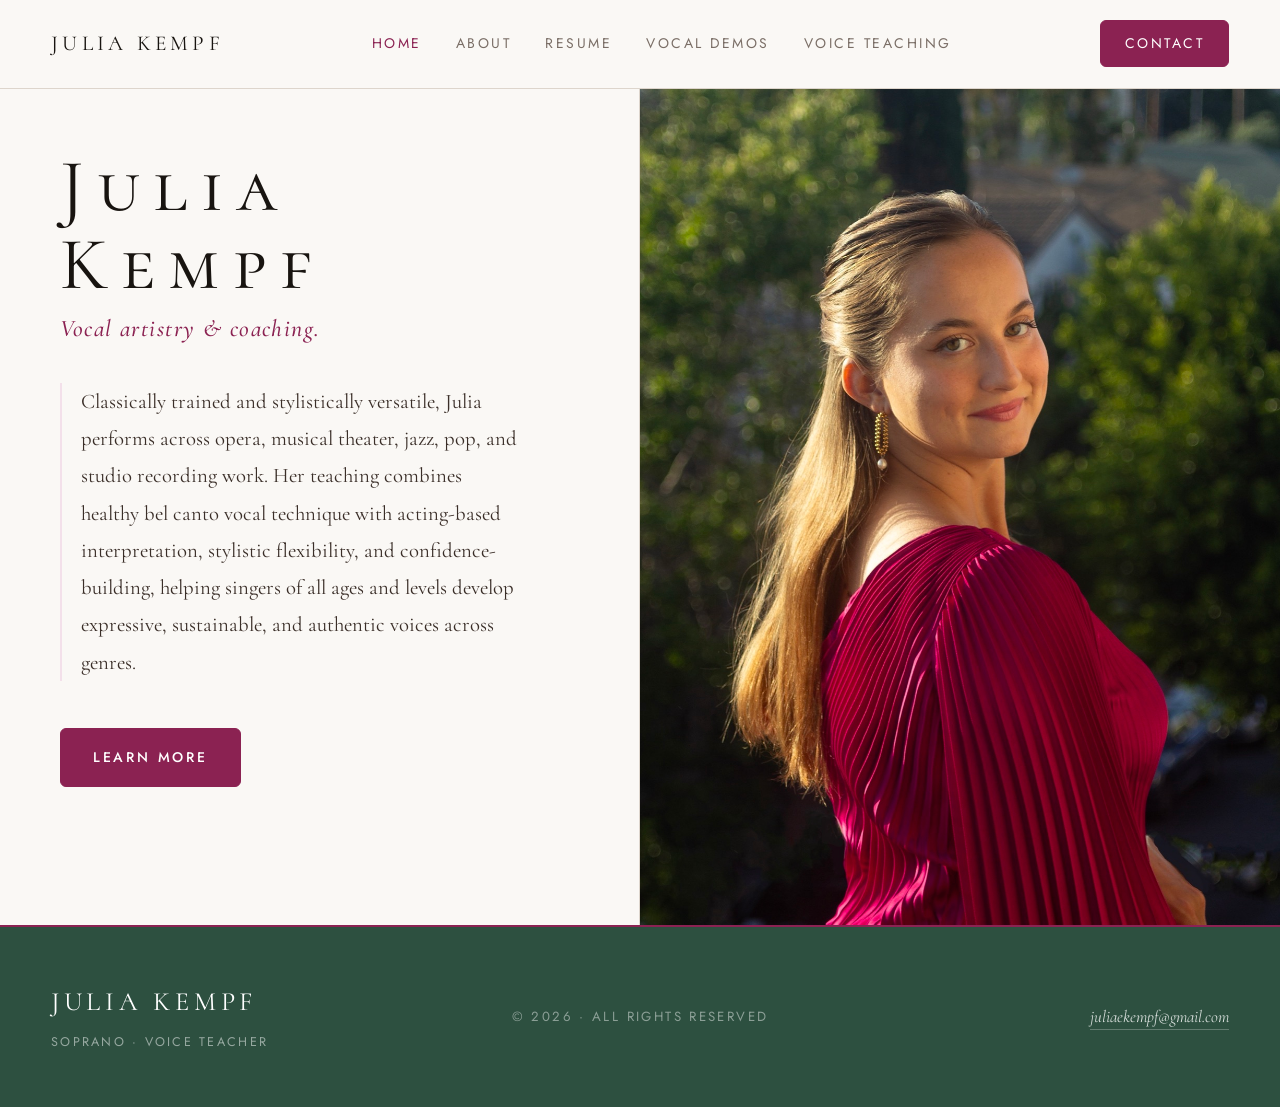
<file: index.html>
<!doctype html>
<html lang="en">
<head>
<meta charset="utf-8" />
<meta name="viewport" content="width=device-width,initial-scale=1" />
<title>Julia Kempf — Soprano &amp; Voice Teacher</title>
<link rel="preconnect" href="https://fonts.googleapis.com">
<link rel="preconnect" href="https://fonts.gstatic.com" crossorigin>
<link href="https://fonts.googleapis.com/css2?family=Cormorant+Garamond:ital,wght@0,300;0,400;0,500;1,300;1,400;1,500&family=Cormorant+SC:wght@300;400;500&family=Jost:wght@200;300;400&display=swap" rel="stylesheet">
<link rel="stylesheet" href="styles.css">
</head>
<body>

<nav class="top">
  <a class="mark" href="index.html">Julia Kempf</a>
  <input type="checkbox" id="nav-toggle" class="nav-toggle" aria-hidden="true">
  <label for="nav-toggle" class="nav-hamburger" aria-label="Toggle menu">
    <span></span><span></span><span></span>
  </label>
  <ul>
    <li><a href="index.html" class="active">Home</a></li>
    <li><a href="about.html">About</a></li>
    <li><a href="resume.html">Resume</a></li>
    <li><a href="demos.html">Vocal Demos</a></li>
    <li><a href="teaching.html">Voice Teaching</a></li>
    <li class="mobile-only"><a href="contact.html">Contact</a></li>
  </ul>
  <a class="cta" href="contact.html">Contact</a>
</nav>

<section class="hero" style="padding:0">
  <div class="words">
    <h1>Julia Kempf</h1>
    <div class="subrole">Vocal artistry &amp; coaching.</div>
    <p class="lede">Classically trained and stylistically versatile, Julia performs across opera, musical theater, jazz, pop, and studio recording work. Her teaching combines healthy bel canto vocal technique with acting-based interpretation, stylistic flexibility, and confidence-building, helping singers of all ages and levels develop expressive, sustainable, and authentic voices across genres.</p>
    <div class="hero-ctas">
      <a href="about.html" class="btn solid">Learn more</a>
    </div>
  </div>
  <div class="photo"><img src="img/julia-headshot.jpg" alt="Julia Kempf"></div>
</section>

<footer class="site">
  <div>
    <div class="f-logo">Julia Kempf</div>
    <div class="f-tag">Soprano · Voice Teacher</div>
  </div>
  <div class="f-center">© 2026 · All Rights Reserved</div>
  <div class="f-right">
    <a href="mailto:juliaekempf@gmail.com">juliaekempf@gmail.com</a>
  </div>
</footer>

</body>
</html>
</file>
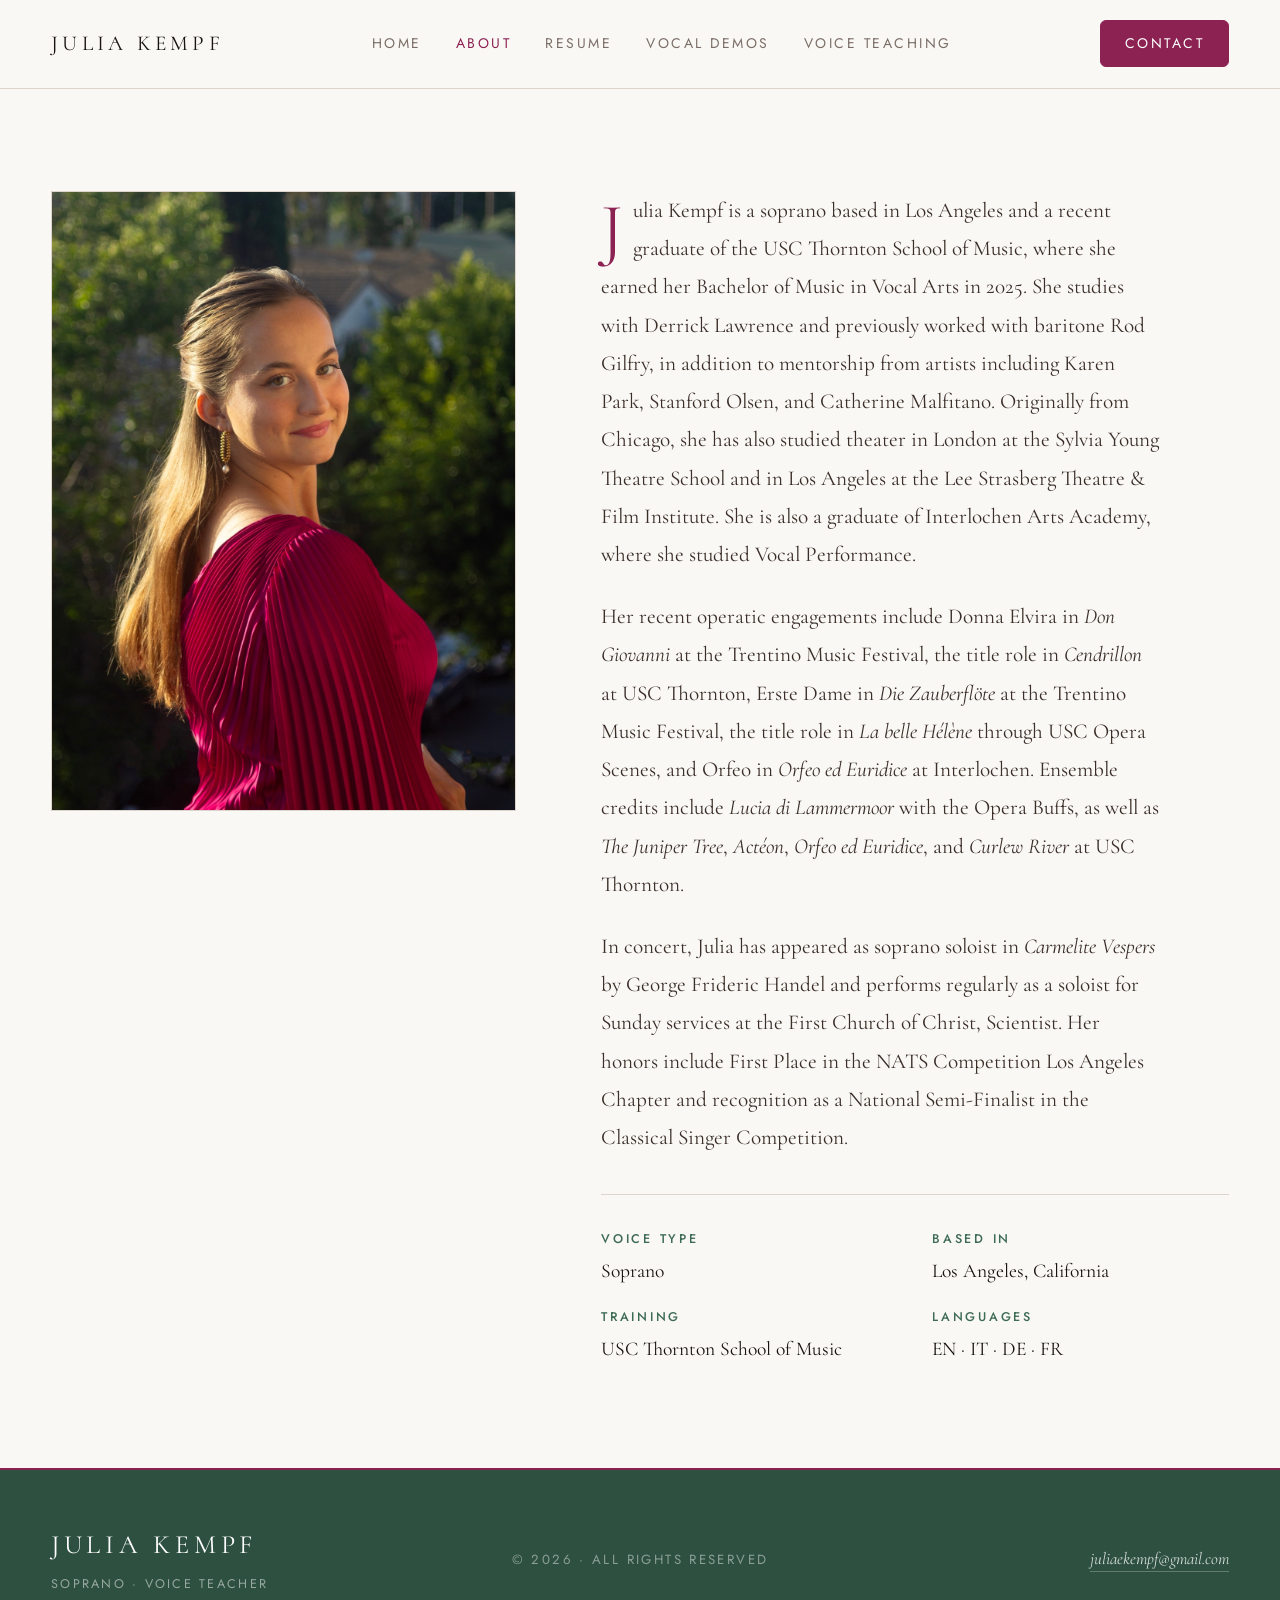
<file: about.html>
<!doctype html>
<html lang="en">
<head>
<meta charset="utf-8" />
<meta name="viewport" content="width=device-width,initial-scale=1" />
<title>About — Julia Kempf</title>
<link rel="preconnect" href="https://fonts.googleapis.com">
<link rel="preconnect" href="https://fonts.gstatic.com" crossorigin>
<link href="https://fonts.googleapis.com/css2?family=Cormorant+Garamond:ital,wght@0,300;0,400;0,500;1,300;1,400;1,500&family=Cormorant+SC:wght@300;400;500&family=Jost:wght@200;300;400&display=swap" rel="stylesheet">
<link rel="stylesheet" href="styles.css">
</head>
<body>

<nav class="top">
  <a class="mark" href="index.html">Julia Kempf</a>
  <input type="checkbox" id="nav-toggle" class="nav-toggle" aria-hidden="true">
  <label for="nav-toggle" class="nav-hamburger" aria-label="Toggle menu">
    <span></span><span></span><span></span>
  </label>
  <ul>
    <li><a href="index.html">Home</a></li>
    <li><a href="about.html" class="active">About</a></li>
    <li><a href="resume.html">Resume</a></li>
    <li><a href="demos.html">Vocal Demos</a></li>
    <li><a href="teaching.html">Voice Teaching</a></li>
    <li class="mobile-only"><a href="contact.html">Contact</a></li>
  </ul>
  <a class="cta" href="contact.html">Contact</a>
</nav>

<section class="about">
  <div class="grid">
    <div class="portrait"><img src="img/julia-headshot.jpg" alt="Julia Kempf"></div>
    <div class="bio">
      <p>Julia Kempf is a soprano based in Los Angeles and a recent graduate of the USC Thornton School of Music, where she earned her Bachelor of Music in Vocal Arts in 2025. She studies with Derrick Lawrence and previously worked with baritone Rod Gilfry, in addition to mentorship from artists including Karen Park, Stanford Olsen, and Catherine Malfitano. Originally from Chicago, she has also studied theater in London at the Sylvia Young Theatre School and in Los Angeles at the Lee Strasberg Theatre &amp; Film Institute. She is also a graduate of Interlochen Arts Academy, where she studied Vocal Performance.</p>
      <p>Her recent operatic engagements include Donna Elvira in <em>Don Giovanni</em> at the Trentino Music Festival, the title role in <em>Cendrillon</em> at USC Thornton, Erste Dame in <em>Die Zauberflöte</em> at the Trentino Music Festival, the title role in <em>La belle Hélène</em> through USC Opera Scenes, and Orfeo in <em>Orfeo ed Euridice</em> at Interlochen. Ensemble credits include <em>Lucia di Lammermoor</em> with the Opera Buffs, as well as <em>The Juniper Tree</em>, <em>Actéon</em>, <em>Orfeo ed Euridice</em>, and <em>Curlew River</em> at USC Thornton.</p>
      <p>In concert, Julia has appeared as soprano soloist in <em>Carmelite Vespers</em> by George Frideric Handel and performs regularly as a soloist for Sunday services at the First Church of Christ, Scientist. Her honors include First Place in the NATS Competition Los Angeles Chapter and recognition as a National Semi-Finalist in the Classical Singer Competition.</p>

      <div class="credits">
        <div><strong>Voice Type</strong>Soprano</div>
        <div><strong>Based In</strong>Los Angeles, California</div>
        <div><strong>Training</strong>USC Thornton School of Music</div>
        <div><strong>Languages</strong>EN · IT · DE · FR</div>
      </div>
    </div>
  </div>
</section>

<footer class="site">
  <div>
    <div class="f-logo">Julia Kempf</div>
    <div class="f-tag">Soprano · Voice Teacher</div>
  </div>
  <div class="f-center">© 2026 · All Rights Reserved</div>
  <div class="f-right">
    <a href="mailto:juliaekempf@gmail.com">juliaekempf@gmail.com</a>
  </div>
</footer>

</body>
</html>
</file>
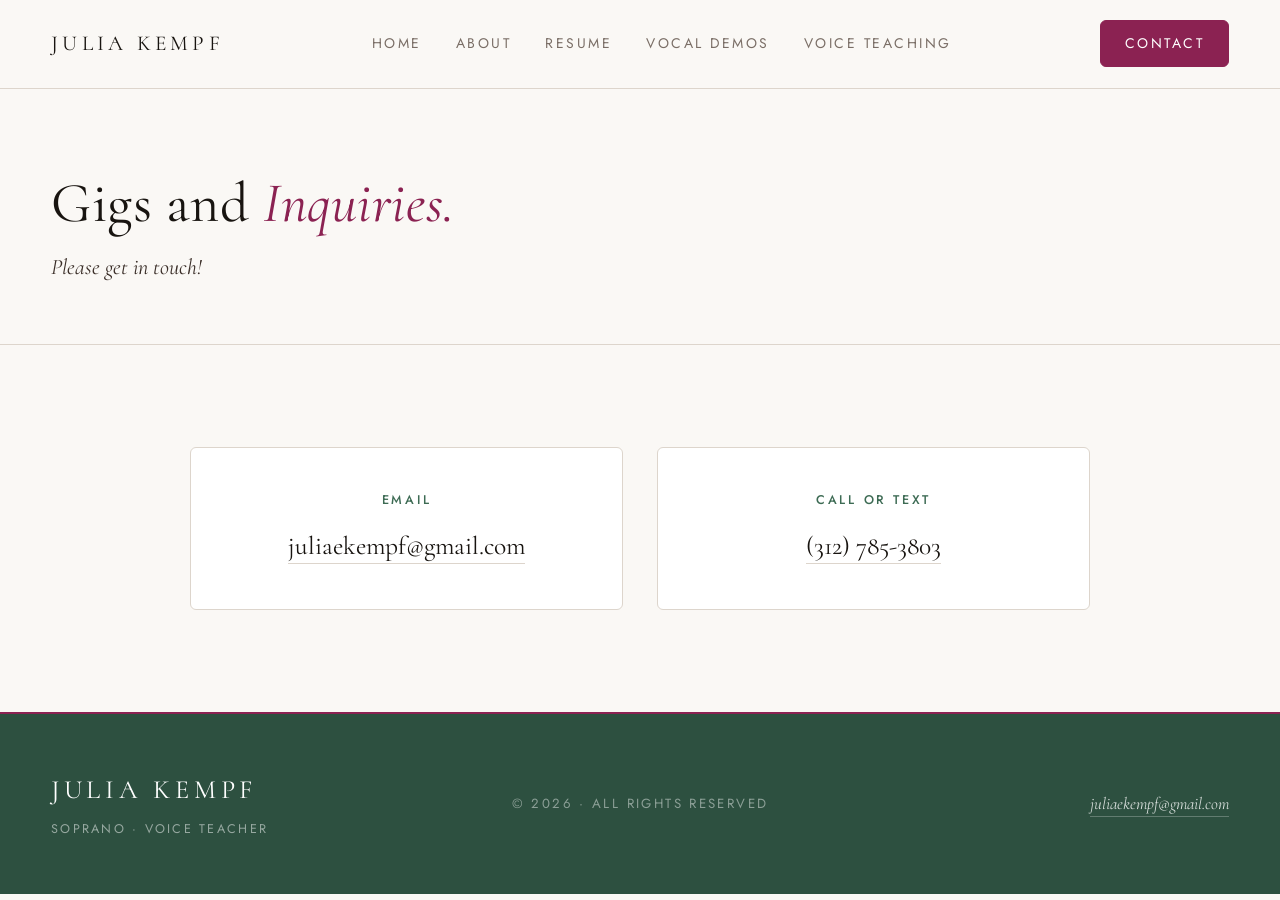
<file: contact.html>
<!doctype html>
<html lang="en">
<head>
<meta charset="utf-8" />
<meta name="viewport" content="width=device-width,initial-scale=1" />
<title>Contact — Julia Kempf</title>
<link rel="preconnect" href="https://fonts.googleapis.com">
<link rel="preconnect" href="https://fonts.gstatic.com" crossorigin>
<link href="https://fonts.googleapis.com/css2?family=Cormorant+Garamond:ital,wght@0,300;0,400;0,500;1,300;1,400;1,500&family=Cormorant+SC:wght@300;400;500&family=Jost:wght@200;300;400&display=swap" rel="stylesheet">
<link rel="stylesheet" href="styles.css">
</head>
<body>

<nav class="top">
  <a class="mark" href="index.html">Julia Kempf</a>
  <input type="checkbox" id="nav-toggle" class="nav-toggle" aria-hidden="true">
  <label for="nav-toggle" class="nav-hamburger" aria-label="Toggle menu">
    <span></span><span></span><span></span>
  </label>
  <ul>
    <li><a href="index.html">Home</a></li>
    <li><a href="about.html">About</a></li>
    <li><a href="resume.html">Resume</a></li>
    <li><a href="demos.html">Vocal Demos</a></li>
    <li><a href="teaching.html">Voice Teaching</a></li>
    <li class="mobile-only"><a href="contact.html">Contact</a></li>
  </ul>
  <a class="cta" href="contact.html">Contact</a>
</nav>

<header class="page-header">
  <div class="inner">
    <h2>Gigs and <em>Inquiries.</em></h2>
    <p class="section-sub">Please get in touch!</p>
  </div>
</header>

<section class="contact">
  <div class="contact-simple">
    <div class="item">
      <strong>Email</strong>
      <a href="mailto:juliaekempf@gmail.com">juliaekempf@gmail.com</a>
    </div>
    <div class="item">
      <strong>Call or Text</strong>
      <a href="tel:+13127853803">(312) 785-3803</a>
    </div>
  </div>
</section>

<footer class="site">
  <div>
    <div class="f-logo">Julia Kempf</div>
    <div class="f-tag">Soprano · Voice Teacher</div>
  </div>
  <div class="f-center">© 2026 · All Rights Reserved</div>
  <div class="f-right">
    <a href="mailto:juliaekempf@gmail.com">juliaekempf@gmail.com</a>
  </div>
</footer>

</body>
</html>
</file>
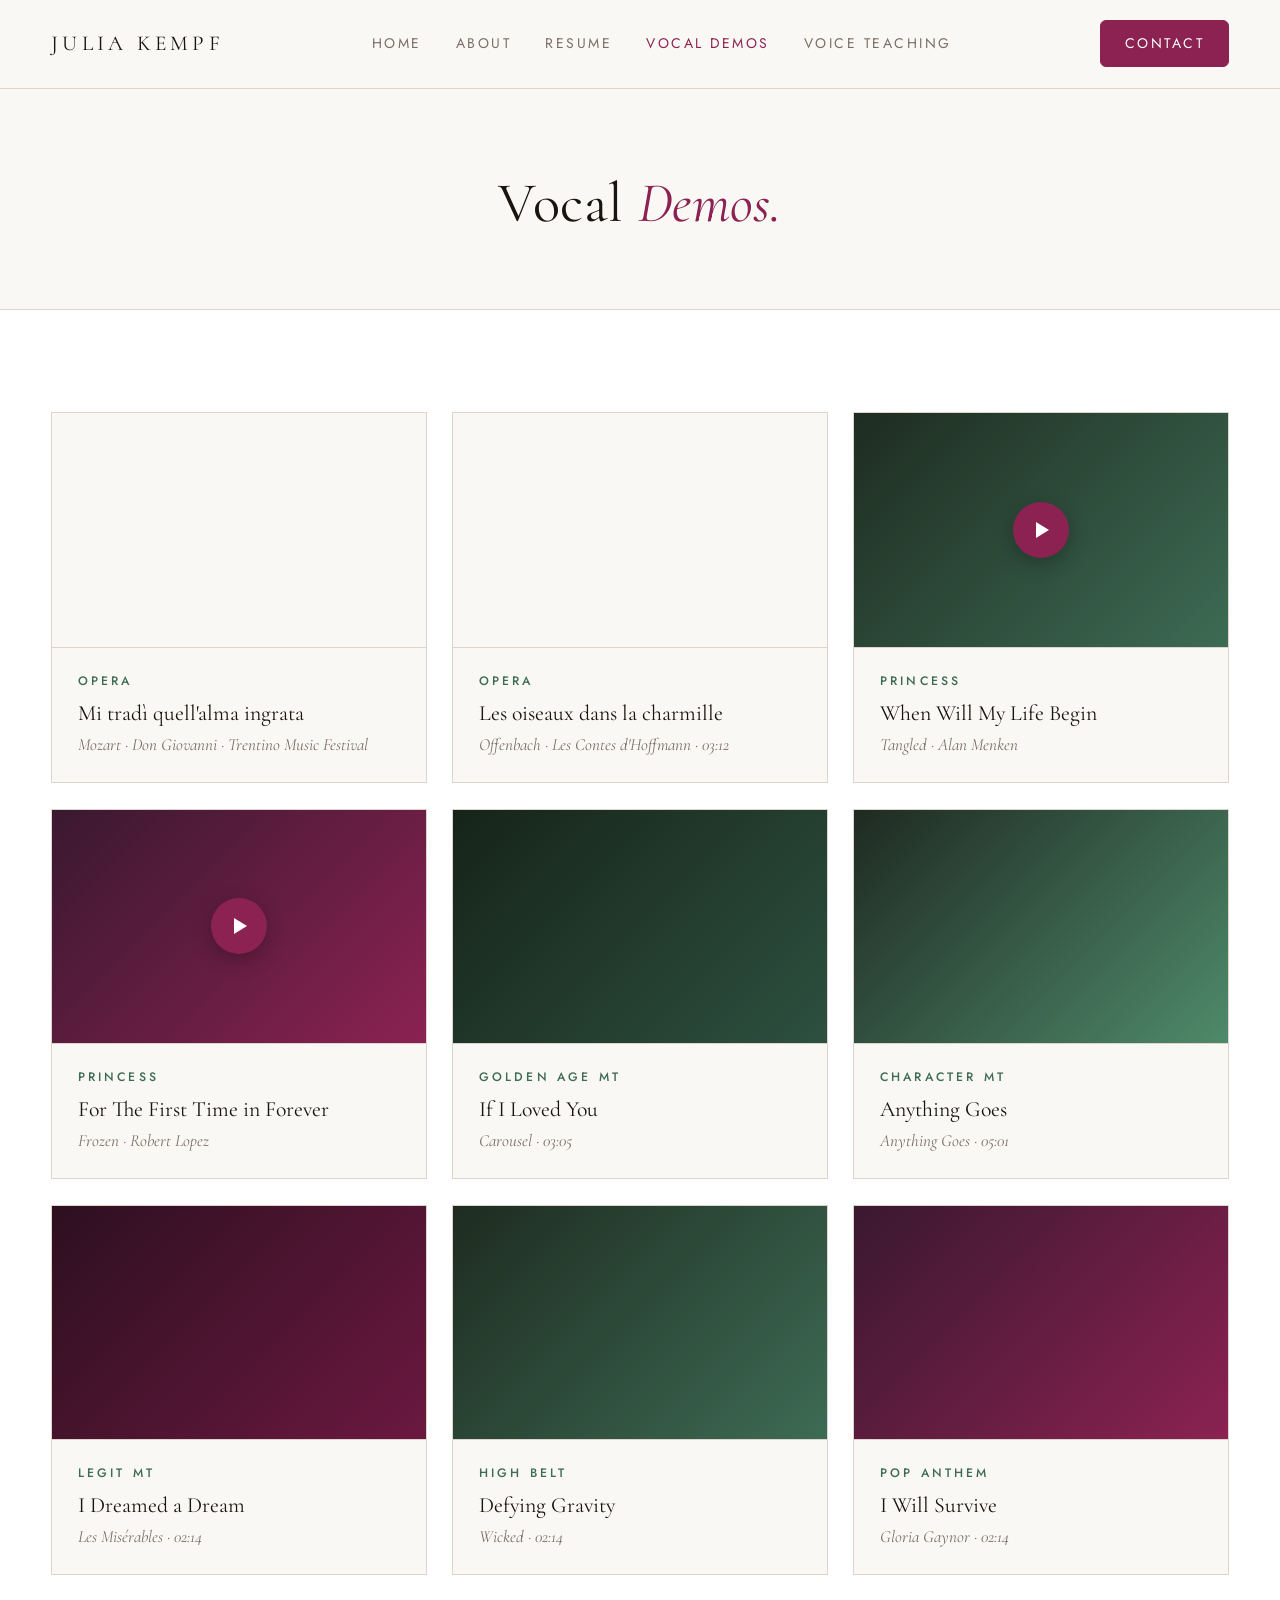
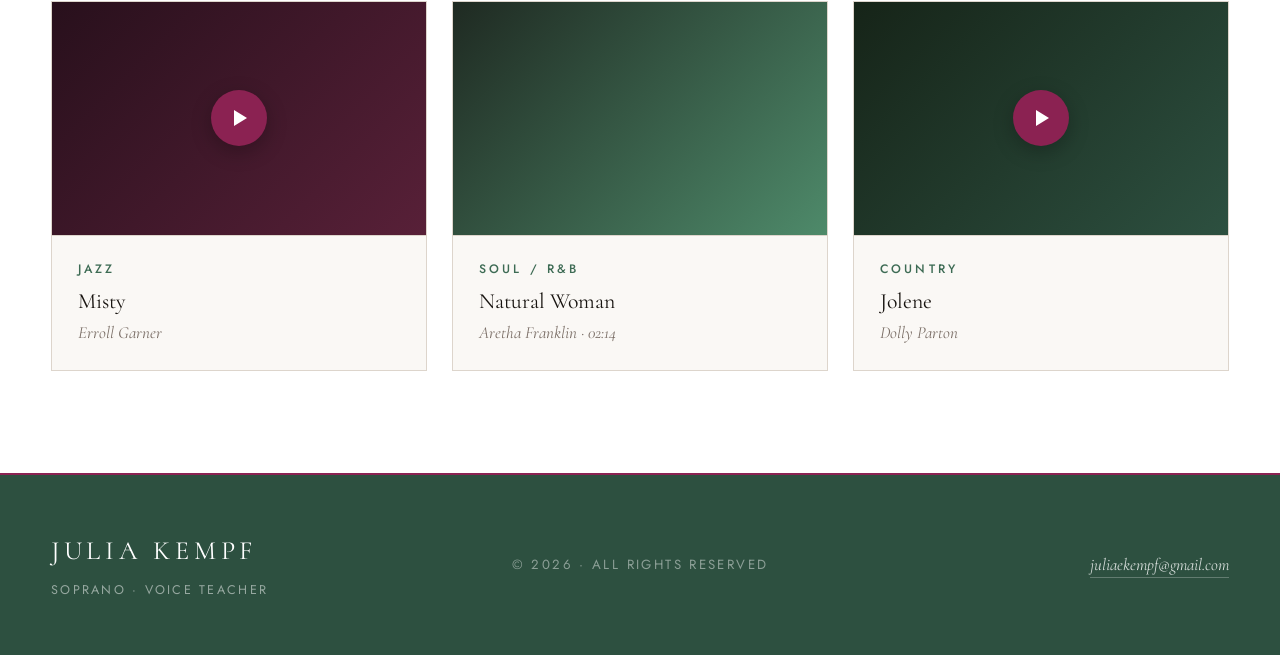
<file: demos.html>
<!doctype html>
<html lang="en">
<head>
<meta charset="utf-8" />
<meta name="viewport" content="width=device-width,initial-scale=1" />
<title>Vocal Demos — Julia Kempf</title>
<link rel="preconnect" href="https://fonts.googleapis.com">
<link rel="preconnect" href="https://fonts.gstatic.com" crossorigin>
<link href="https://fonts.googleapis.com/css2?family=Cormorant+Garamond:ital,wght@0,300;0,400;0,500;1,300;1,400;1,500&family=Cormorant+SC:wght@300;400;500&family=Jost:wght@200;300;400&display=swap" rel="stylesheet">
<link rel="stylesheet" href="styles.css">
</head>
<body>

<nav class="top">
  <a class="mark" href="index.html">Julia Kempf</a>
  <input type="checkbox" id="nav-toggle" class="nav-toggle" aria-hidden="true">
  <label for="nav-toggle" class="nav-hamburger" aria-label="Toggle menu">
    <span></span><span></span><span></span>
  </label>
  <ul>
    <li><a href="index.html">Home</a></li>
    <li><a href="about.html">About</a></li>
    <li><a href="resume.html">Resume</a></li>
    <li><a href="demos.html" class="active">Vocal Demos</a></li>
    <li><a href="teaching.html">Voice Teaching</a></li>
    <li class="mobile-only"><a href="contact.html">Contact</a></li>
  </ul>
  <a class="cta" href="contact.html">Contact</a>
</nav>

<header class="page-header">
  <div class="inner" style="text-align:center">
    <h2>Vocal <em>Demos.</em></h2>
  </div>
</header>

<section class="listen">
  <div class="demo-grid">

    <div class="demo">
      <div class="thumb">
        <iframe
          src="https://www.youtube.com/embed/GixLqAeNU38"
          title="Mi tradì quell'alma ingrata — Julia Kempf"
          loading="lazy"
          allow="accelerometer; clipboard-write; encrypted-media; gyroscope; picture-in-picture; web-share"
          allowfullscreen></iframe>
      </div>
      <div class="info">
        <div class="genre">Opera</div>
        <div class="title">Mi tradì quell'alma ingrata</div>
        <div class="meta">Mozart · Don Giovanni · Trentino Music Festival</div>
      </div>
    </div>

    <div class="demo">
      <div class="thumb">
        <iframe
          src="https://www.youtube.com/embed/2b8b89Ou11c?start=38"
          title="Les oiseaux dans la charmille — Julia Kempf"
          loading="lazy"
          allow="accelerometer; clipboard-write; encrypted-media; gyroscope; picture-in-picture; web-share"
          allowfullscreen></iframe>
      </div>
      <div class="info">
        <div class="genre">Opera</div>
        <div class="title">Les oiseaux dans la charmille</div>
        <div class="meta">Offenbach · Les Contes d'Hoffmann · 03:12</div>
      </div>
    </div>

    <div class="demo">
      <div class="thumb t-mt"><div class="play"></div></div>
      <div class="info">
        <div class="genre">Princess</div>
        <div class="title">When Will My Life Begin</div>
        <div class="meta">Tangled · Alan Menken</div>
        <audio controls preload="none" src="audio/when-will-my-life-begin.m4a"></audio>
      </div>
    </div>

    <div class="demo">
      <div class="thumb t-pop"><div class="play"></div></div>
      <div class="info">
        <div class="genre">Princess</div>
        <div class="title">For The First Time in Forever</div>
        <div class="meta">Frozen · Robert Lopez</div>
        <audio controls preload="none" src="audio/for-the-first-time-in-forever.m4a"></audio>
      </div>
    </div>

    <div class="demo">
      <div class="thumb t-sacred"><div class="play"></div></div>
      <div class="info">
        <div class="genre">Golden Age MT</div>
        <div class="title">If I Loved You</div>
        <div class="meta">Carousel · 03:05</div>
      </div>
    </div>

    <div class="demo">
      <div class="thumb t-session"><div class="play"></div></div>
      <div class="info">
        <div class="genre">Character MT</div>
        <div class="title">Anything Goes</div>
        <div class="meta">Anything Goes · 05:01</div>
      </div>
    </div>

    <div class="demo">
      <div class="thumb t-opera"><div class="play"></div></div>
      <div class="info">
        <div class="genre">Legit MT</div>
        <div class="title">I Dreamed a Dream</div>
        <div class="meta">Les Misérables · 02:14</div>
      </div>
    </div>

    <div class="demo">
      <div class="thumb t-mt"><div class="play"></div></div>
      <div class="info">
        <div class="genre">High Belt</div>
        <div class="title">Defying Gravity</div>
        <div class="meta">Wicked · 02:14</div>
      </div>
    </div>

    <div class="demo">
      <div class="thumb t-pop"><div class="play"></div></div>
      <div class="info">
        <div class="genre">Pop Anthem</div>
        <div class="title">I Will Survive</div>
        <div class="meta">Gloria Gaynor · 02:14</div>
      </div>
    </div>

    <div class="demo">
      <div class="thumb t-jazz"><div class="play"></div></div>
      <div class="info">
        <div class="genre">Jazz</div>
        <div class="title">Misty</div>
        <div class="meta">Erroll Garner</div>
        <audio controls preload="none" src="audio/misty.m4a"></audio>
      </div>
    </div>

    <div class="demo">
      <div class="thumb t-session"><div class="play"></div></div>
      <div class="info">
        <div class="genre">Soul / R&amp;B</div>
        <div class="title">Natural Woman</div>
        <div class="meta">Aretha Franklin · 02:14</div>
      </div>
    </div>

    <div class="demo">
      <div class="thumb t-sacred"><div class="play"></div></div>
      <div class="info">
        <div class="genre">Country</div>
        <div class="title">Jolene</div>
        <div class="meta">Dolly Parton</div>
        <audio controls preload="none" src="audio/jolene.m4a"></audio>
      </div>
    </div>

  </div>
</section>

<footer class="site">
  <div>
    <div class="f-logo">Julia Kempf</div>
    <div class="f-tag">Soprano · Voice Teacher</div>
  </div>
  <div class="f-center">© 2026 · All Rights Reserved</div>
  <div class="f-right">
    <a href="mailto:juliaekempf@gmail.com">juliaekempf@gmail.com</a>
  </div>
</footer>

<script>
  // ─── Audio demo player ──────────────────────────────────────────
  // Click the thumb to play/pause. Only one demo plays at a time.
  // A magenta progress bar fills along the bottom of the thumb.
  document.addEventListener('DOMContentLoaded', function () {
    var audios = document.querySelectorAll('.demo audio');
    audios.forEach(function (audio) {
      var demo  = audio.closest('.demo');
      var thumb = demo.querySelector('.thumb');
      var bar   = document.createElement('div');
      bar.className = 'progress';
      thumb.appendChild(bar);

      thumb.addEventListener('click', function () {
        if (audio.paused) {
          audios.forEach(function (a) { if (a !== audio) a.pause(); });
          audio.play();
        } else {
          audio.pause();
        }
      });

      audio.addEventListener('play',   function () { thumb.classList.add('playing'); });
      audio.addEventListener('pause',  function () { thumb.classList.remove('playing'); });
      audio.addEventListener('ended',  function () {
        thumb.classList.remove('playing');
        bar.style.width = '0';
      });
      audio.addEventListener('timeupdate', function () {
        if (audio.duration) {
          bar.style.width = ((audio.currentTime / audio.duration) * 100) + '%';
        }
      });
    });
  });
</script>

</body>
</html>
</file>
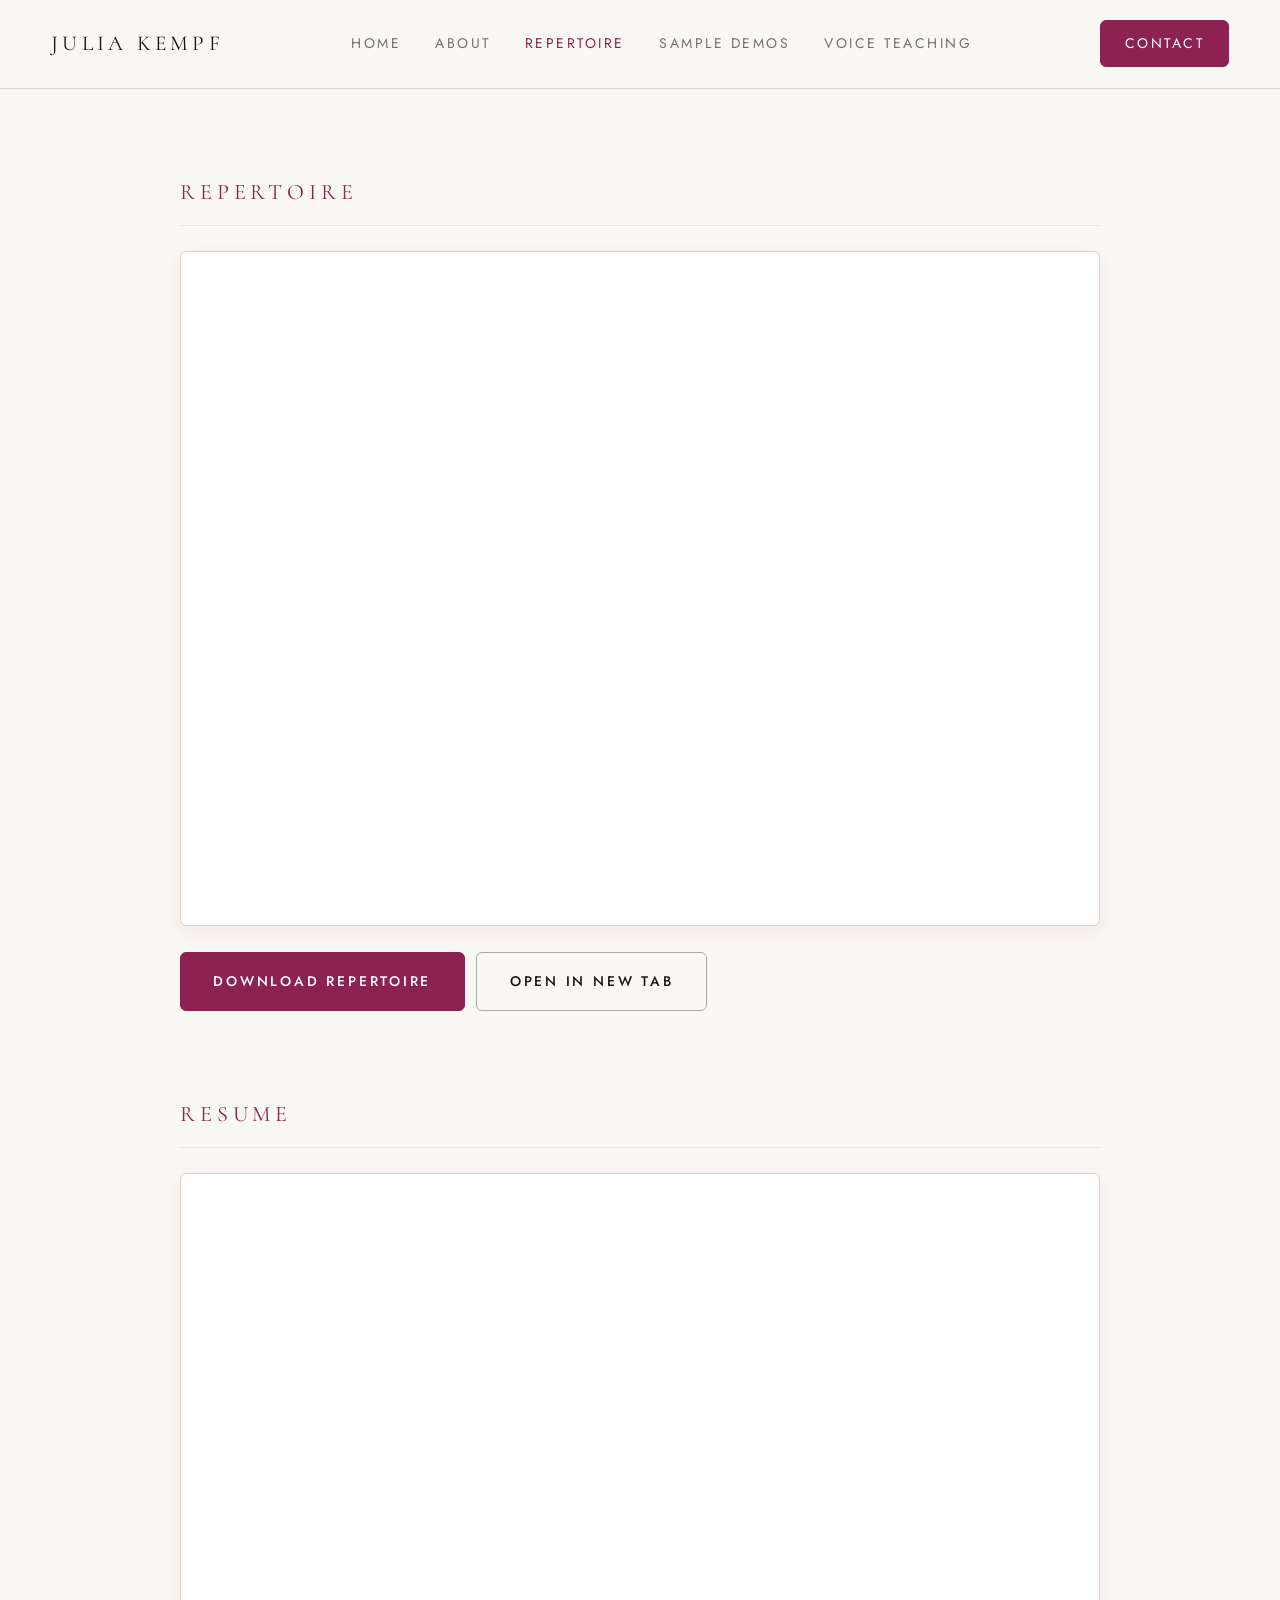
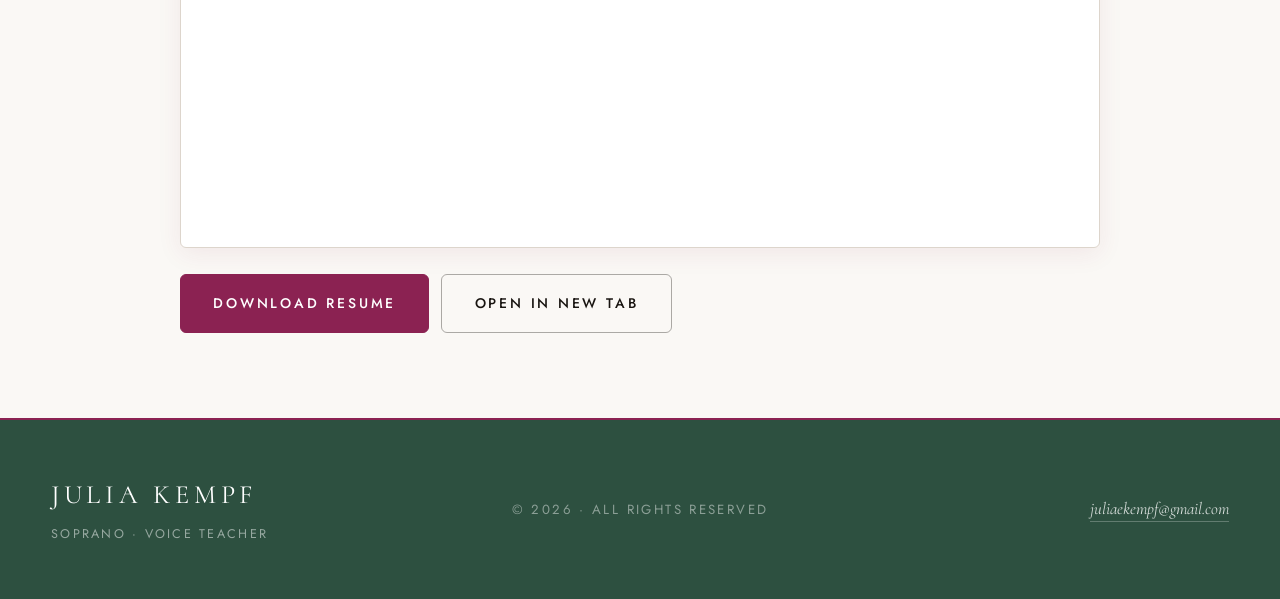
<file: repertoire.html>
<!doctype html>
<html lang="en">
<head>
<meta charset="utf-8" />
<meta name="viewport" content="width=device-width,initial-scale=1" />
<title>Repertoire — Julia Kempf</title>
<link rel="preconnect" href="https://fonts.googleapis.com">
<link rel="preconnect" href="https://fonts.gstatic.com" crossorigin>
<link href="https://fonts.googleapis.com/css2?family=Cormorant+Garamond:ital,wght@0,300;0,400;0,500;1,300;1,400;1,500&family=Cormorant+SC:wght@300;400;500&family=Jost:wght@200;300;400&display=swap" rel="stylesheet">
<link rel="stylesheet" href="styles.css">
</head>
<body>

<nav class="top">
  <a class="mark" href="index.html">Julia Kempf</a>
  <ul>
    <li><a href="index.html">Home</a></li>
    <li><a href="about.html">About</a></li>
    <li><a href="repertoire.html" class="active">Repertoire</a></li>
    <li><a href="demos.html">Sample demos</a></li>
    <li><a href="teaching.html">Voice Teaching</a></li>
  </ul>
  <a class="cta" href="contact.html">Contact</a>
</nav>

<section class="documents">
  <div class="inner">

    <article class="doc">
      <h3>Repertoire</h3>
      <div class="pdf-frame">
        <iframe src="repertoire.pdf#view=FitH" title="Julia Kempf — Repertoire PDF"></iframe>
      </div>
      <div class="actions">
        <a href="repertoire.pdf" class="btn solid" target="_blank" rel="noopener" download>Download Repertoire</a>
        <a href="repertoire.pdf" class="btn ghost" target="_blank" rel="noopener">Open in New Tab</a>
      </div>
    </article>

    <article class="doc">
      <h3>Resume</h3>
      <div class="pdf-frame">
        <iframe src="resume.pdf#view=FitH" title="Julia Kempf — Resume PDF"></iframe>
      </div>
      <div class="actions">
        <a href="resume.pdf" class="btn solid" target="_blank" rel="noopener" download>Download Resume</a>
        <a href="resume.pdf" class="btn ghost" target="_blank" rel="noopener">Open in New Tab</a>
      </div>
    </article>

  </div>
</section>

<footer class="site">
  <div>
    <div class="f-logo">Julia Kempf</div>
    <div class="f-tag">Soprano · Voice Teacher</div>
  </div>
  <div class="f-center">© 2026 · All Rights Reserved</div>
  <div class="f-right">
    <a href="mailto:juliaekempf@gmail.com">juliaekempf@gmail.com</a>
  </div>
</footer>

</body>
</html>
</file>
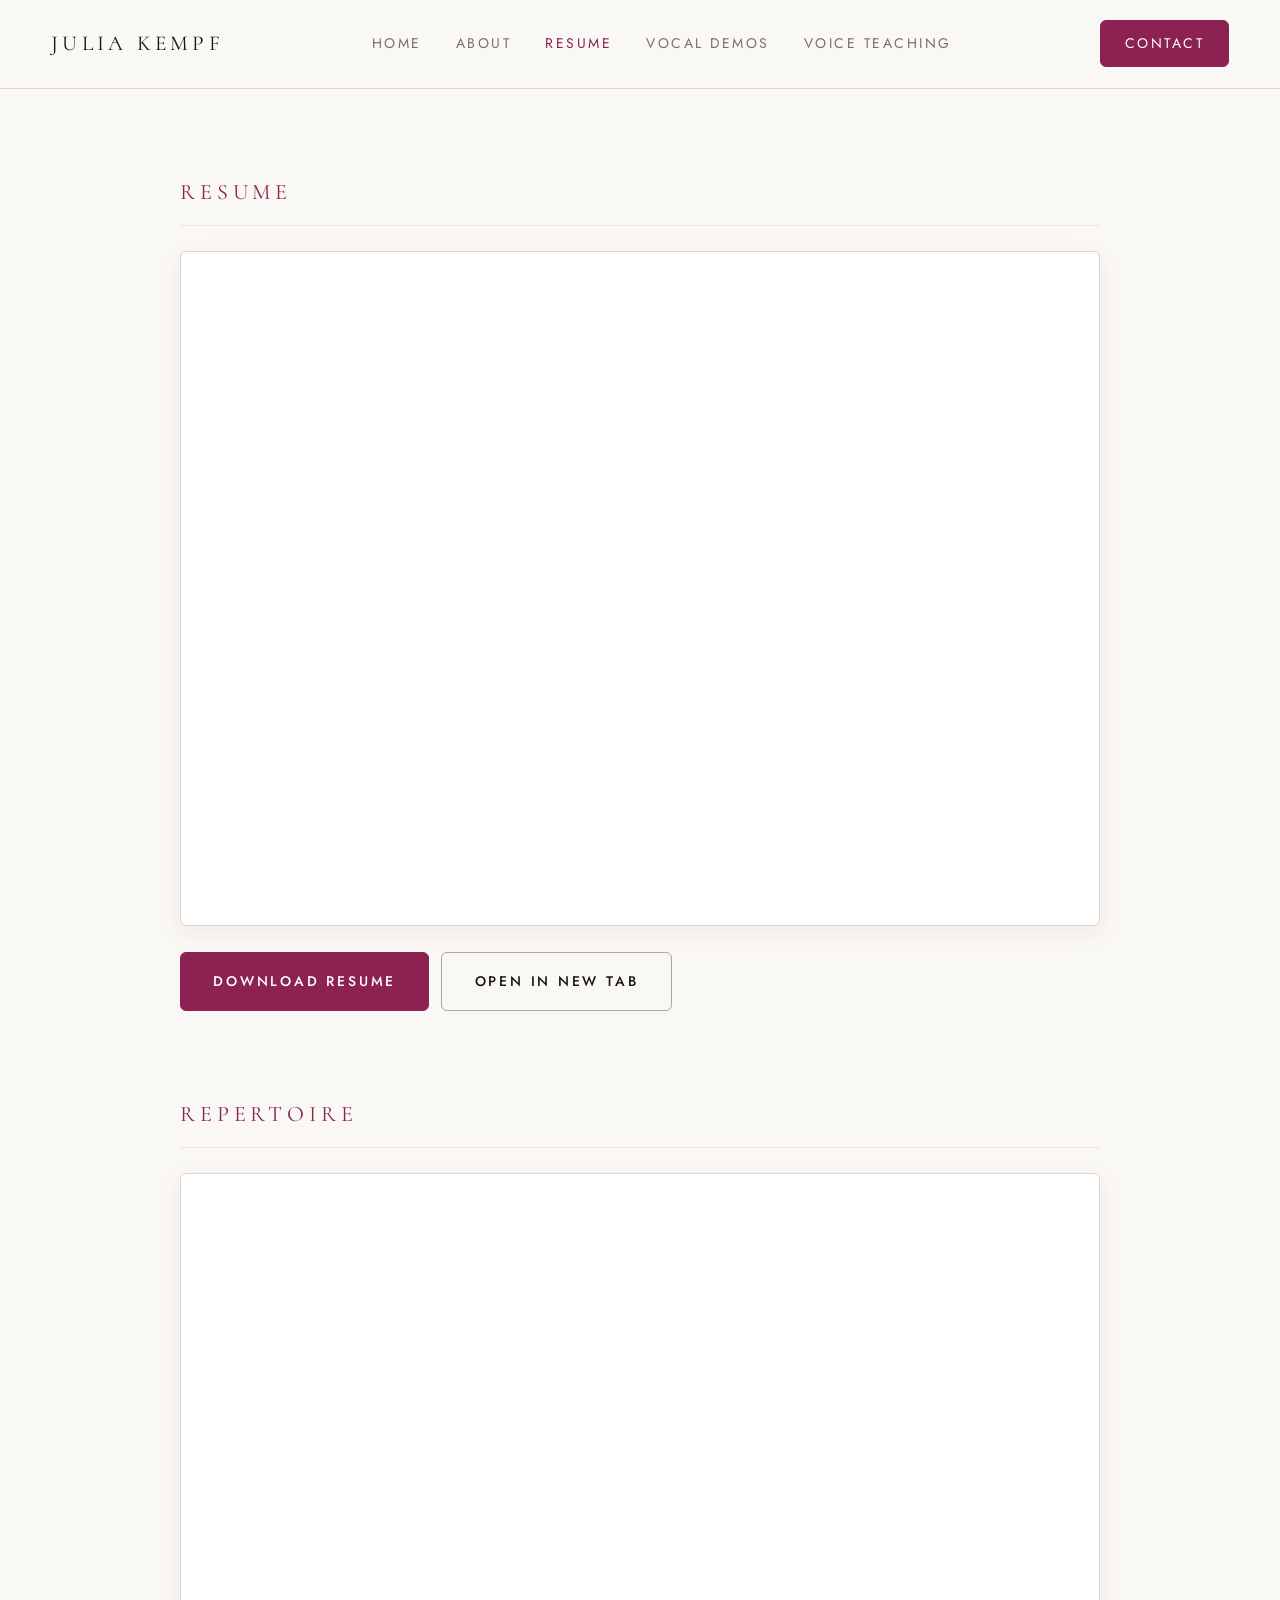
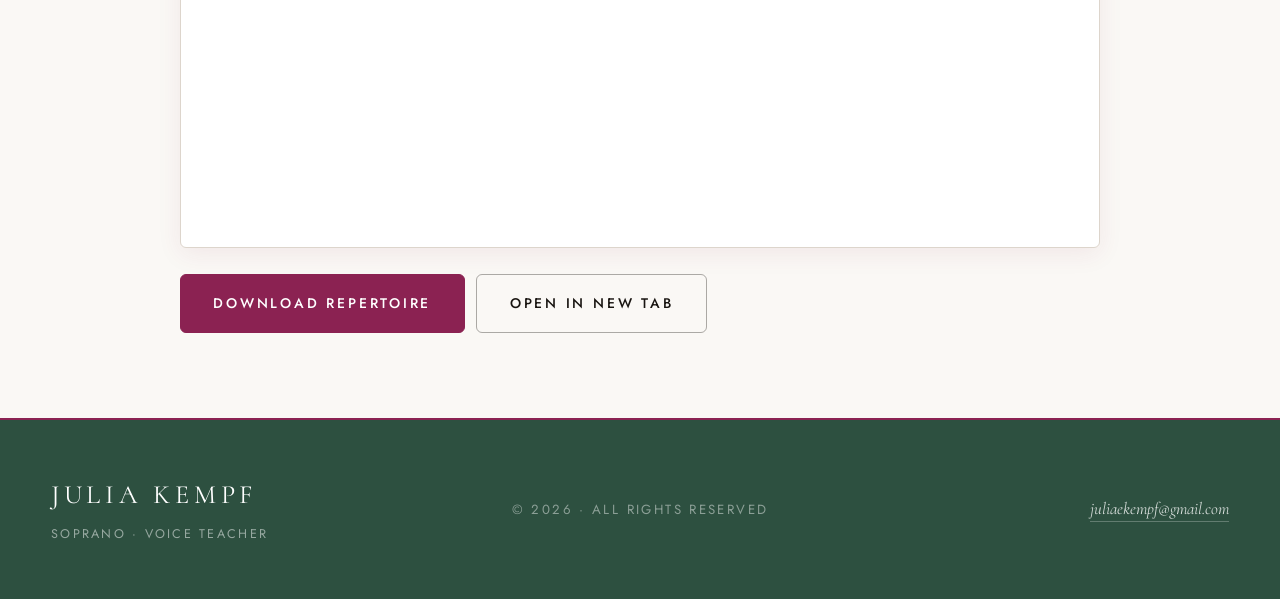
<file: resume.html>
<!doctype html>
<html lang="en">
<head>
<meta charset="utf-8" />
<meta name="viewport" content="width=device-width,initial-scale=1" />
<title>Resume — Julia Kempf</title>
<link rel="preconnect" href="https://fonts.googleapis.com">
<link rel="preconnect" href="https://fonts.gstatic.com" crossorigin>
<link href="https://fonts.googleapis.com/css2?family=Cormorant+Garamond:ital,wght@0,300;0,400;0,500;1,300;1,400;1,500&family=Cormorant+SC:wght@300;400;500&family=Jost:wght@200;300;400&display=swap" rel="stylesheet">
<link rel="stylesheet" href="styles.css">
</head>
<body>

<nav class="top">
  <a class="mark" href="index.html">Julia Kempf</a>
  <input type="checkbox" id="nav-toggle" class="nav-toggle" aria-hidden="true">
  <label for="nav-toggle" class="nav-hamburger" aria-label="Toggle menu">
    <span></span><span></span><span></span>
  </label>
  <ul>
    <li><a href="index.html">Home</a></li>
    <li><a href="about.html">About</a></li>
    <li><a href="resume.html" class="active">Resume</a></li>
    <li><a href="demos.html">Vocal Demos</a></li>
    <li><a href="teaching.html">Voice Teaching</a></li>
    <li class="mobile-only"><a href="contact.html">Contact</a></li>
  </ul>
  <a class="cta" href="contact.html">Contact</a>
</nav>

<section class="documents">
  <div class="inner">

    <article class="doc">
      <h3>Resume</h3>
      <div class="pdf-frame">
        <iframe src="resume.pdf#view=FitH" title="Julia Kempf — Resume PDF"></iframe>
      </div>
      <div class="actions">
        <a href="resume.pdf" class="btn solid" target="_blank" rel="noopener" download>Download Resume</a>
        <a href="resume.pdf" class="btn ghost" target="_blank" rel="noopener">Open in New Tab</a>
      </div>
    </article>

    <article class="doc">
      <h3>Repertoire</h3>
      <div class="pdf-frame">
        <iframe src="repertoire.pdf#view=FitH" title="Julia Kempf — Repertoire PDF"></iframe>
      </div>
      <div class="actions">
        <a href="repertoire.pdf" class="btn solid" target="_blank" rel="noopener" download>Download Repertoire</a>
        <a href="repertoire.pdf" class="btn ghost" target="_blank" rel="noopener">Open in New Tab</a>
      </div>
    </article>

  </div>
</section>

<footer class="site">
  <div>
    <div class="f-logo">Julia Kempf</div>
    <div class="f-tag">Soprano · Voice Teacher</div>
  </div>
  <div class="f-center">© 2026 · All Rights Reserved</div>
  <div class="f-right">
    <a href="mailto:juliaekempf@gmail.com">juliaekempf@gmail.com</a>
  </div>
</footer>

</body>
</html>
</file>
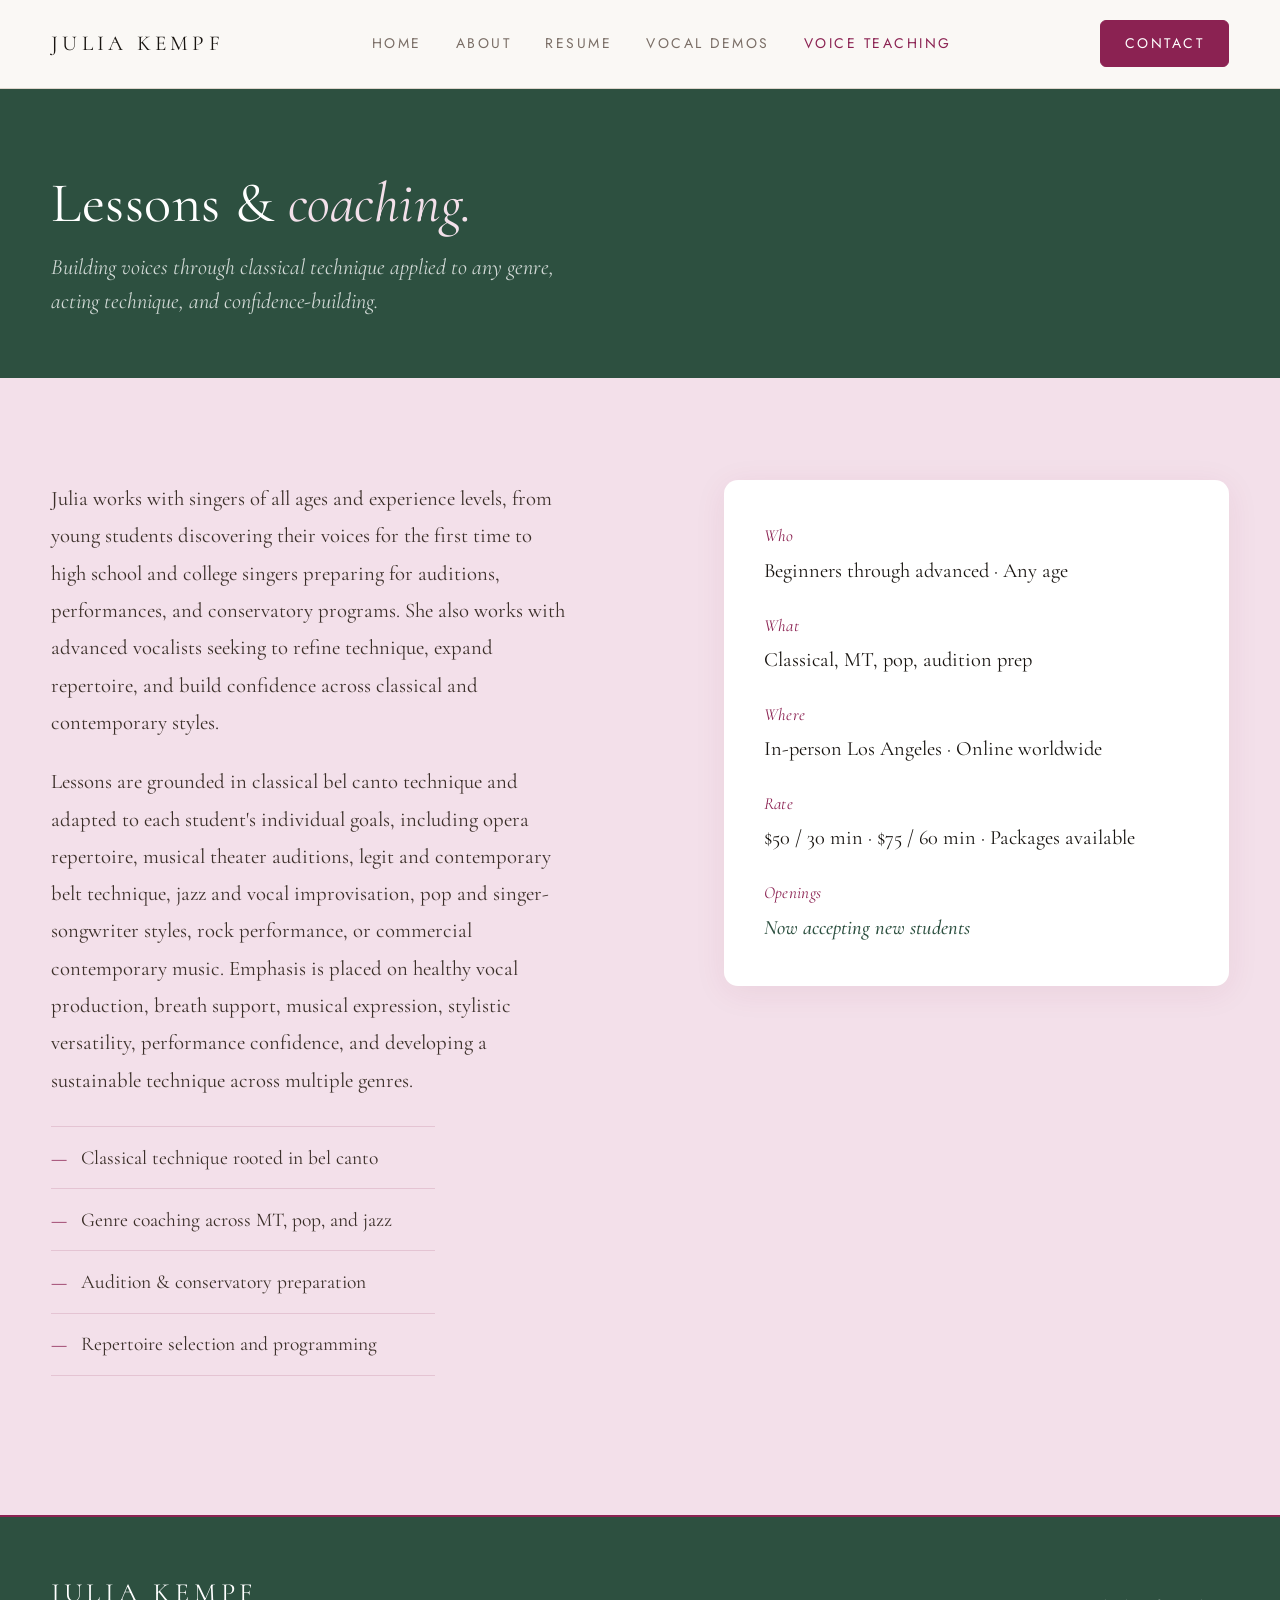
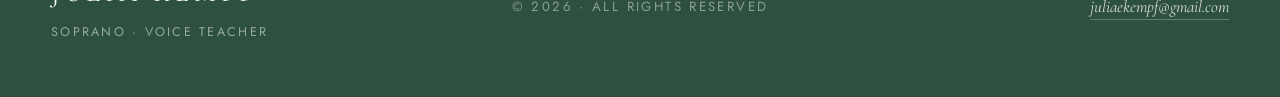
<file: teaching.html>
<!doctype html>
<html lang="en">
<head>
<meta charset="utf-8" />
<meta name="viewport" content="width=device-width,initial-scale=1" />
<title>Voice Teaching — Julia Kempf</title>
<link rel="preconnect" href="https://fonts.googleapis.com">
<link rel="preconnect" href="https://fonts.gstatic.com" crossorigin>
<link href="https://fonts.googleapis.com/css2?family=Cormorant+Garamond:ital,wght@0,300;0,400;0,500;1,300;1,400;1,500&family=Cormorant+SC:wght@300;400;500&family=Jost:wght@200;300;400&display=swap" rel="stylesheet">
<link rel="stylesheet" href="styles.css">
</head>
<body>

<nav class="top">
  <a class="mark" href="index.html">Julia Kempf</a>
  <input type="checkbox" id="nav-toggle" class="nav-toggle" aria-hidden="true">
  <label for="nav-toggle" class="nav-hamburger" aria-label="Toggle menu">
    <span></span><span></span><span></span>
  </label>
  <ul>
    <li><a href="index.html">Home</a></li>
    <li><a href="about.html">About</a></li>
    <li><a href="resume.html">Resume</a></li>
    <li><a href="demos.html">Vocal Demos</a></li>
    <li><a href="teaching.html" class="active">Voice Teaching</a></li>
    <li class="mobile-only"><a href="contact.html">Contact</a></li>
  </ul>
  <a class="cta" href="contact.html">Contact</a>
</nav>

<header class="page-header dark">
  <div class="inner">
    <h2>Lessons &amp; <em>coaching.</em></h2>
    <p class="section-sub">Building voices through classical technique applied to any genre, acting technique, and confidence-building.</p>
  </div>
</header>

<section class="teaching">
  <div class="grid">
    <div>
      <p>Julia works with singers of all ages and experience levels, from young students discovering their voices for the first time to high school and college singers preparing for auditions, performances, and conservatory programs. She also works with advanced vocalists seeking to refine technique, expand repertoire, and build confidence across classical and contemporary styles.</p>
      <p>Lessons are grounded in classical bel canto technique and adapted to each student's individual goals, including opera repertoire, musical theater auditions, legit and contemporary belt technique, jazz and vocal improvisation, pop and singer-songwriter styles, rock performance, or commercial contemporary music. Emphasis is placed on healthy vocal production, breath support, musical expression, stylistic versatility, performance confidence, and developing a sustainable technique across multiple genres.</p>
      <ul class="bullets">
        <li>Classical technique rooted in bel canto</li>
        <li>Genre coaching across MT, pop, and jazz</li>
        <li>Audition &amp; conservatory preparation</li>
        <li>Repertoire selection and programming</li>
      </ul>
    </div>
    <aside class="card">
      <div class="row"><strong>Who</strong><span>Beginners through advanced · Any age</span></div>
      <div class="row"><strong>What</strong><span>Classical, MT, pop, audition prep</span></div>
      <div class="row"><strong>Where</strong><span>In-person Los Angeles · Online worldwide</span></div>
      <div class="row"><strong>Rate</strong><span>$50 / 30 min · $75 / 60 min · Packages available</span></div>
      <div class="row"><strong>Openings</strong><span class="hi">Now accepting new students</span></div>
    </aside>
  </div>
</section>

<footer class="site">
  <div>
    <div class="f-logo">Julia Kempf</div>
    <div class="f-tag">Soprano · Voice Teacher</div>
  </div>
  <div class="f-center">© 2026 · All Rights Reserved</div>
  <div class="f-right">
    <a href="mailto:juliaekempf@gmail.com">juliaekempf@gmail.com</a>
  </div>
</footer>

</body>
</html>
</file>
<file: styles.css>
/* ═══════════════════════════════════════════════════════════
   Julia Kempf — shared stylesheet
   Palette: warm cream + wine magenta + forest green
   Fonts:   Cormorant Garamond + Cormorant SC + Jost
   ═══════════════════════════════════════════════════════════ */
:root{
  --cream:        #FAF8F5;
  --cream-warm:   #F3EDE6;
  --cream-deep:   #EBE2D8;
  --ink:          #181410;
  --ink-soft:     #3A2E28;
  --muted:        #7A6E66;
  --border:       #DDD5CC;
  --magenta:      #8B2252;
  --magenta-dk:   #6A1840;
  --magenta-pale: #F3E0EA;
  --green:        #2D5040;
  --green-mid:    #3D6B54;
  --green-light:  #4E8A6A;
  --green-pale:   #E0EDE6;
  --serif:    'Cormorant Garamond', Georgia, serif;
  --serif-sc: 'Cormorant SC', Georgia, serif;
  --sans:     'Jost', sans-serif;
}
*{box-sizing:border-box;margin:0;padding:0}
html{scroll-behavior:smooth;font-size:17px}
html,body{
  background:var(--cream);color:var(--ink);
  font-family:var(--serif);font-weight:400;
  line-height:1.65;-webkit-font-smoothing:antialiased;
}
a{color:inherit;text-decoration:none}
img{max-width:100%;display:block}

/* ─── NAV ─── */
nav.top{
  position:sticky;top:0;z-index:20;
  display:flex;align-items:center;justify-content:space-between;
  padding:1.2rem 3rem;
  background:rgba(250,248,245,.97);backdrop-filter:blur(10px);
  border-bottom:1px solid var(--border);
}
nav.top .mark{
  font-family:var(--serif-sc);font-size:1.25rem;color:var(--ink);
  letter-spacing:.2em;font-weight:400;text-transform:uppercase;
}
nav.top ul{
  display:flex;gap:2rem;list-style:none;
  font-family:var(--sans);font-size:.82rem;letter-spacing:.18em;
  text-transform:uppercase;color:var(--muted);font-weight:400;
}
nav.top a{transition:color .2s}
nav.top a:hover,nav.top a.active{color:var(--magenta)}
nav.top .cta{
  color:#fff;background:var(--magenta);border:1px solid var(--magenta);
  padding:.65rem 1.4rem;border-radius:6px;transition:all .2s;
  font-family:var(--sans);font-size:.82rem;letter-spacing:.18em;
  text-transform:uppercase;font-weight:400;
}
nav.top .cta:hover{background:var(--magenta-dk);border-color:var(--magenta-dk)}

/* ─── SHARED ─── */
section{padding:6rem 3rem;scroll-margin-top:68px}
.section-head{margin-bottom:3.5rem;max-width:1100px}
.kicker{
  font-family:var(--sans);
  font-size:.8rem;letter-spacing:.28em;text-transform:uppercase;
  color:var(--green-mid);font-weight:500;margin-bottom:1.4rem;
  display:flex;align-items:center;gap:.85rem;
}
.kicker::before{content:"";width:32px;height:1px;background:var(--green-mid)}
h2{
  font-family:var(--serif);font-weight:400;
  font-size:clamp(2.4rem,4.4vw,3.5rem);line-height:1.05;letter-spacing:.01em;
  color:var(--ink);margin-bottom:1rem;
}
h2 em{font-style:italic;color:var(--magenta)}
.section-sub{
  font-family:var(--serif);font-style:italic;font-weight:400;
  font-size:1.3rem;color:var(--ink-soft);max-width:52ch;line-height:1.55;
}

.btn{
  display:inline-block;padding:1rem 1.9rem;
  font-family:var(--sans);font-size:.82rem;letter-spacing:.2em;
  text-transform:uppercase;font-weight:500;
  border-radius:6px;transition:all .2s;cursor:pointer;border:1px solid transparent;
}
.btn.solid{background:var(--magenta);color:#fff;border-color:var(--magenta)}
.btn.solid:hover{background:var(--magenta-dk);border-color:var(--magenta-dk)}
.btn.ghost{background:transparent;color:var(--ink);border-color:rgba(24,20,16,.35)}
.btn.ghost:hover{background:var(--ink);color:#fff;border-color:var(--ink)}
.btn.green{background:var(--green);color:#fff;border-color:var(--green)}
.btn.green:hover{background:var(--green-mid);border-color:var(--green-mid)}

/* ─── PAGE HEADER (sub-pages) ─── */
.page-header{
  padding:5rem 3rem 3.5rem;border-bottom:1px solid var(--border);
  background:var(--cream);
}
.page-header .inner{max-width:1200px;margin:0 auto}
.page-header.dark{
  background:var(--green);color:#fff;border-bottom:none;
}
.page-header.dark h2{color:#fff}
.page-header.dark h2 em{color:var(--magenta-pale)}
.page-header.dark .section-sub{color:rgba(255,255,255,.78)}
.page-header.dark .kicker{color:rgba(255,255,255,.7)}
.page-header.dark .kicker::before{background:rgba(255,255,255,.7)}

/* ─── HERO ─── */
.hero{
  min-height:calc(100vh - 64px);
  display:grid;grid-template-columns:1fr 1fr;padding:0;
}
.hero .words{
  padding:3.5rem 4.5rem 5rem 3.5rem;
  display:flex;flex-direction:column;justify-content:flex-start;
  border-right:1px solid var(--border);
}
.words .kicker{color:var(--green-mid)}
.words .kicker::before{background:var(--green-mid)}
.words h1{
  font-family:var(--serif-sc);font-weight:400;
  font-size:clamp(3.2rem,5.8vw,5.5rem);line-height:1.05;
  letter-spacing:.18em;margin-bottom:.3rem;color:var(--ink);
}
.words .subrole{
  font-family:var(--serif);font-size:1.4rem;font-weight:500;
  color:var(--magenta);margin-bottom:2rem;font-style:italic;letter-spacing:.06em;
}
.words .lede{
  font-family:var(--serif);font-size:1.22rem;font-weight:400;
  color:var(--ink-soft);max-width:46ch;line-height:1.8;
  margin-bottom:2.75rem;
  padding-left:1.15rem;border-left:2px solid var(--magenta-pale);
}
.hero-ctas{display:flex;gap:.9rem;flex-wrap:wrap}
.hero .photo{
  position:relative;overflow:hidden;background:var(--cream);
  display:flex;align-items:center;justify-content:center;
}
.hero .photo img{
  width:100%;height:100%;object-fit:cover;object-position:center top;display:block;
}
.hero .photo .label{
  font-family:var(--sans);font-size:.78rem;letter-spacing:.22em;
  text-transform:uppercase;font-weight:400;
  color:rgba(255,255,255,.7);padding:.55rem 1.1rem;
  border:1px solid rgba(255,255,255,.3);background:rgba(0,0,0,.2);
}

/* ─── DOCUMENTS (repertoire — PDF embeds) ─── */
.documents{background:var(--cream);padding:5rem 3rem}
.documents .inner{max-width:920px;margin:0 auto}
.doc{margin-bottom:5rem}
.doc:last-child{margin-bottom:0}
.doc h3{
  font-family:var(--serif-sc);font-size:1.3rem;letter-spacing:.22em;
  text-transform:uppercase;color:var(--magenta);font-weight:400;
  margin-bottom:1.5rem;padding-bottom:.85rem;
  border-bottom:1px solid var(--magenta-pale);
}
.doc .pdf-frame{
  width:100%;height:75vh;min-height:600px;
  border:1px solid var(--border);background:#fff;
  border-radius:6px;overflow:hidden;
  box-shadow:0 6px 24px rgba(139,34,82,.08);
  margin-bottom:1.5rem;
}
.doc .pdf-frame iframe{width:100%;height:100%;border:0;display:block}
.doc .actions{display:flex;gap:.7rem;flex-wrap:wrap}

/* ─── ABOUT ─── */
.about{background:var(--cream)}
.about .grid{
  display:grid;grid-template-columns:1fr 1.35fr;gap:5rem;
  align-items:start;max-width:1200px;margin:0 auto;
}
.about .portrait{
  aspect-ratio:3/4;overflow:hidden;border:1px solid var(--border);
  background:linear-gradient(180deg, var(--green) 0%, var(--magenta) 100%);
  position:relative;display:flex;align-items:center;justify-content:center;
}
.about .portrait img{width:100%;height:100%;object-fit:cover;object-position:center top}
.about .portrait .ph{
  font-family:var(--sans);font-size:.78rem;letter-spacing:.22em;text-transform:uppercase;
  color:rgba(255,255,255,.78);padding:.55rem 1.1rem;font-weight:400;
  border:1px solid rgba(255,255,255,.32);background:rgba(0,0,0,.18);
}
.about .bio p{
  font-family:var(--serif);font-size:1.25rem;font-weight:400;
  color:var(--ink-soft);margin-bottom:1.4rem;max-width:56ch;line-height:1.8;
}
.about .bio p em{font-style:italic;color:var(--ink-soft)}
.about .bio p:first-of-type::first-letter{
  font-family:var(--serif-sc);font-size:4rem;font-weight:400;line-height:.9;
  float:left;margin:.1em .14em -.05em 0;color:var(--magenta);
}
.credits{
  margin-top:2.2rem;padding-top:2rem;border-top:1px solid var(--border);
  display:grid;grid-template-columns:1fr 1fr;gap:1.2rem 2rem;
}
.credits div strong{
  display:block;font-family:var(--sans);font-size:.74rem;font-weight:500;
  letter-spacing:.22em;text-transform:uppercase;color:var(--green-mid);margin-bottom:.4rem;
}
.credits div{
  font-family:var(--serif);font-size:1.15rem;font-weight:400;color:var(--ink);line-height:1.6;
}


/* ─── LISTEN ─── */
.listen{background:#fff}
.listen .section-head{text-align:center;margin-left:auto;margin-right:auto}
.listen .section-head .kicker{justify-content:center}
.listen .section-head .kicker::before,
.listen .section-head .kicker::after{content:"";width:32px;height:1px;background:var(--green-mid)}
.listen .section-sub{margin-left:auto;margin-right:auto;text-align:center}
.demo-grid{
  display:grid;grid-template-columns:repeat(3,1fr);gap:1.5rem;
  max-width:1200px;margin:0 auto;
}
.demo{
  background:var(--cream);border:1px solid var(--border);
  transition:all .3s;display:flex;flex-direction:column;overflow:hidden;
}
.demo:hover{
  border-color:var(--magenta);transform:translateY(-3px);
  box-shadow:0 8px 32px rgba(139,34,82,.1);
}
.demo .thumb{
  aspect-ratio:16/10;position:relative;
  display:flex;align-items:center;justify-content:center;
}
.demo .thumb.t-opera   {background:linear-gradient(135deg,#2D1020 0%,#6B1840 100%)}
.demo .thumb.t-orat    {background:linear-gradient(135deg,#1A2D20 0%,#2D5040 100%)}
.demo .thumb.t-lieder  {background:linear-gradient(135deg,#2A1828 0%,#5A2248 100%)}
.demo .thumb.t-mt      {background:linear-gradient(135deg,#1E2C20 0%,#3D6B54 100%)}
.demo .thumb.t-jazz    {background:linear-gradient(135deg,#28101C 0%,#582038 100%)}
.demo .thumb.t-sacred  {background:linear-gradient(135deg,#162418 0%,#2D5040 100%)}
.demo .thumb.t-pop     {background:linear-gradient(135deg,#3A1830 0%,#8B2252 100%)}
.demo .thumb.t-session {background:linear-gradient(135deg,#1F2A22 0%,#4E8A6A 100%)}
.demo .thumb img,
.demo .thumb iframe{
  position:absolute;inset:0;width:100%;height:100%;
  border:0;object-fit:cover;display:block;
}
.demo .thumb:has(img)::after{
  content:"";position:absolute;inset:0;
  background:linear-gradient(180deg, rgba(24,20,16,.15) 0%, rgba(24,20,16,.35) 100%);
  z-index:1;
}
.demo .play{
  width:56px;height:56px;border-radius:50%;background:var(--magenta);
  display:flex;align-items:center;justify-content:center;
  transition:transform .25s,background .2s;
  position:relative;z-index:2;
  box-shadow:0 6px 20px rgba(0,0,0,.25);
}
.demo:hover .play{transform:scale(1.08);background:var(--magenta-dk)}
.demo .play::after{
  content:"";width:0;height:0;border-style:solid;
  border-width:8px 0 8px 13px;
  border-color:transparent transparent transparent #fff;margin-left:3px;
}
.demo .info{padding:1.35rem 1.5rem;border-top:1px solid var(--border)}
.demo .genre{
  font-family:var(--sans);font-size:.72rem;letter-spacing:.26em;font-weight:500;
  text-transform:uppercase;color:var(--green-mid);margin-bottom:.5rem;
}
.demo .title{
  font-family:var(--serif);font-size:1.28rem;font-weight:400;
  color:var(--ink);margin-bottom:.25rem;line-height:1.25;
}
.demo .meta{
  font-family:var(--serif);font-style:italic;font-weight:400;
  font-size:1rem;color:var(--muted);
}
.demo audio{display:none}

/* Hide the decorative play button on cards that have nothing to play */
.demo:not(:has(audio,iframe)) .play{display:none}

/* Thumb becomes clickable when it has audio or video */
.demo:has(audio,iframe) .thumb{cursor:pointer}

/* Pause icon (two vertical bars) when an audio card is playing */
.demo .thumb.playing .play{background:var(--magenta-dk)}
.demo .thumb.playing .play::after{
  width:4px;height:14px;border:none;background:#fff;
  margin-left:-5px;box-shadow:6px 0 0 #fff;
}

/* Progress bar at bottom of the audio thumb, filled by JS */
.demo .thumb .progress{
  position:absolute;left:0;bottom:0;height:3px;
  width:0;background:var(--magenta);
  transition:width .1s linear;z-index:3;
}

/* ─── TEACHING ─── */
.teaching{background:var(--magenta-pale);border-top:1px solid rgba(139,34,82,.12)}
.teaching .kicker{color:var(--magenta)}
.teaching .kicker::before{background:var(--magenta)}
.teaching h2 em{color:var(--green)}
.teaching .grid{
  display:grid;grid-template-columns:1.2fr 1fr;gap:4rem;
  align-items:start;max-width:1200px;margin:0 auto;
}
.teaching p{
  font-family:var(--serif);font-size:1.22rem;font-weight:400;
  color:var(--ink-soft);line-height:1.8;margin-bottom:1.3rem;max-width:52ch;
}
.teaching .bullets{list-style:none;margin:1.6rem 0 2.2rem;max-width:48ch}
.teaching .bullets li{
  padding:.85rem 0;border-top:1px solid rgba(139,34,82,.15);
  font-family:var(--serif);font-size:1.15rem;font-weight:400;
  color:var(--ink-soft);display:flex;align-items:baseline;gap:.85rem;
}
.teaching .bullets li:last-child{border-bottom:1px solid rgba(139,34,82,.15)}
.teaching .bullets li::before{content:"—";color:var(--magenta);flex-shrink:0}
.teaching .card{
  background:#fff;border:none;padding:2.5rem 2.3rem;
  border-radius:14px;
  box-shadow:0 6px 32px rgba(139,34,82,.08);
}
.teaching .card .row{
  display:block;padding:0 0 1.5rem 0;border:none;
}
.teaching .card .row:last-child{padding-bottom:0;border:none}
.teaching .card .row strong{
  display:block;
  font-family:var(--serif);font-style:italic;font-weight:400;
  font-size:1rem;letter-spacing:.02em;text-transform:none;
  color:var(--magenta);margin-bottom:.3rem;min-width:0;padding:0;
}
.teaching .card .row span{
  font-family:var(--serif);font-size:1.2rem;font-weight:400;
  color:var(--ink);line-height:1.5;
}
.teaching .card .row span.hi{color:var(--green);font-weight:500;font-style:italic}

.page-header.dark + .teaching{border-top:none}

/* ─── CONTACT ─── */
.contact{background:var(--cream)}
.contact-simple{
  max-width:900px;margin:0 auto;
  display:grid;grid-template-columns:1fr 1fr;gap:2rem;
}
.contact-simple .item{
  background:#fff;border:1px solid var(--border);border-radius:6px;
  padding:2.5rem 2rem;text-align:center;
}
.contact-simple strong{
  display:block;font-family:var(--sans);font-size:.74rem;font-weight:500;
  letter-spacing:.22em;text-transform:uppercase;color:var(--green-mid);margin-bottom:.8rem;
}
.contact-simple a{
  font-family:var(--serif);font-size:1.5rem;font-weight:400;color:var(--ink);
  border-bottom:1px solid var(--border);padding-bottom:2px;transition:all .2s;
  word-break:break-word;
}
.contact-simple a:hover{color:var(--magenta);border-color:var(--magenta)}
@media(max-width:960px){
  .contact-simple{grid-template-columns:1fr;gap:1.25rem}
  .contact-simple a{font-size:1.3rem}
}
.contact .grid{
  display:grid;grid-template-columns:1.4fr 1fr;gap:5rem;
  max-width:1200px;margin:0 auto;
}
.contact form{display:flex;flex-direction:column;gap:1.3rem}
.contact .form-row{display:flex;flex-direction:column}
.contact label{
  font-family:var(--sans);font-size:.74rem;letter-spacing:.24em;font-weight:500;
  text-transform:uppercase;color:var(--muted);margin-bottom:.55rem;
}
.contact input,.contact select,.contact textarea{
  font-family:var(--serif);font-size:1.15rem;font-weight:400;color:var(--ink);
  padding:.95rem 1.1rem;background:#fff;border:1px solid var(--border);
  outline:none;transition:border-color .2s;
}
.contact input:focus,.contact select:focus,.contact textarea:focus{border-color:var(--magenta)}
.contact textarea{min-height:140px;resize:vertical;font-family:var(--serif)}
.contact button{margin-top:.9rem;align-self:flex-start;cursor:pointer}
.contact .details{padding-left:2.5rem;border-left:1px solid var(--border)}
.contact .details .block{margin-bottom:2.2rem}
.contact .details .block strong{
  display:block;font-family:var(--sans);font-size:.74rem;font-weight:500;
  letter-spacing:.22em;text-transform:uppercase;color:var(--green-mid);margin-bottom:.55rem;
}
.contact .details .block span{
  font-family:var(--serif);font-size:1.2rem;font-weight:400;color:var(--ink);line-height:1.6;
}
.contact .details .block a{
  color:var(--ink);border-bottom:1px solid var(--border);
  padding-bottom:2px;transition:all .2s;
}
.contact .details .block a:hover{color:var(--magenta);border-color:var(--magenta)}
.contact .socials{display:flex;flex-direction:column;gap:.7rem}
.contact .socials a{
  font-family:var(--sans);font-size:.82rem;font-weight:400;letter-spacing:.16em;
  text-transform:uppercase;color:var(--ink-soft);transition:color .2s;border:none;padding:0;
}
.contact .socials a:hover{color:var(--green)}

/* ─── FOOTER ─── */
footer.site{
  background:var(--green);color:rgba(255,255,255,.65);
  padding:3.2rem 3rem;display:grid;grid-template-columns:1fr 1fr 1fr;
  gap:2rem;align-items:center;
  border-top:2px solid var(--magenta);
}
footer.site .f-logo{
  font-family:var(--serif-sc);font-size:1.55rem;color:#fff;
  font-weight:400;letter-spacing:.18em;text-transform:uppercase;
}
footer.site .f-tag{
  font-family:var(--sans);font-size:.74rem;font-weight:400;letter-spacing:.18em;
  text-transform:uppercase;color:rgba(255,255,255,.5);margin-top:.4rem;
}
footer.site .f-center{
  font-family:var(--sans);font-weight:400;
  text-align:center;font-size:.78rem;letter-spacing:.18em;
  text-transform:uppercase;color:rgba(255,255,255,.45);
}
footer.site .f-right{text-align:right;font-size:1rem}
footer.site .f-right a{
  border-bottom:1px solid rgba(255,255,255,.25);padding-bottom:2px;
  transition:all .2s;color:rgba(255,255,255,.8);
  font-family:var(--serif);font-style:italic;
}
footer.site .f-right a:hover{color:#fff;border-color:#fff}

/* ─── MOBILE NAV (hamburger toggle) ─── */
.nav-toggle{position:absolute;left:-9999px;opacity:0;pointer-events:none}
.nav-hamburger{display:none}
.mobile-only{display:none}

/* ─── RESPONSIVE ─── */
@media(max-width:960px){
  html{font-size:16px}
  nav.top{padding:.85rem 1.25rem;position:relative}

  /* hide desktop CTA — Contact lives in the dropdown on mobile */
  nav.top .cta{display:none}
  .mobile-only{display:list-item}

  /* Hamburger button */
  .nav-hamburger{
    display:flex;flex-direction:column;justify-content:center;gap:6px;
    width:42px;height:42px;padding:0 9px;margin-left:auto;cursor:pointer;
  }
  .nav-hamburger span{
    display:block;width:24px;height:1.5px;background:var(--ink);
    transition:transform .25s, opacity .2s;transform-origin:center;
  }
  .nav-toggle:checked + .nav-hamburger span:nth-child(1){transform:translateY(7.5px) rotate(45deg)}
  .nav-toggle:checked + .nav-hamburger span:nth-child(2){opacity:0}
  .nav-toggle:checked + .nav-hamburger span:nth-child(3){transform:translateY(-7.5px) rotate(-45deg)}

  /* Mobile dropdown panel */
  nav.top ul{
    display:none;position:absolute;top:100%;left:0;right:0;
    flex-direction:column;gap:0;
    background:var(--cream);
    border-bottom:1px solid var(--border);
    box-shadow:0 8px 24px rgba(24,20,16,.06);
    padding:.4rem 0 1rem;text-align:center;z-index:30;
    font-size:.95rem;letter-spacing:.18em;
  }
  .nav-toggle:checked ~ ul{display:flex}
  nav.top ul li{padding:1rem 0;border-top:1px solid var(--border)}
  nav.top ul li:first-child{border-top:none}
  nav.top ul li.mobile-only{
    margin-top:.4rem;padding:1.1rem 0;
    color:var(--magenta);font-weight:500;
    border-top:1px solid var(--magenta-pale);
    background:#fff;
  }
  nav.top ul li.mobile-only a{color:var(--magenta)}
  section{padding:4rem 1.5rem}
  .page-header{padding:3rem 1.5rem 2rem}
  .hero{grid-template-columns:1fr;min-height:auto}
  .hero .photo{order:1;aspect-ratio:4/5;border-bottom:1px solid var(--border)}
  .hero .words{order:2;padding:3.5rem 1.5rem;border-right:none}
  .about .grid,.teaching .grid,.contact .grid{grid-template-columns:1fr;gap:2.5rem}
  .documents{padding:3rem 1.5rem}
  .doc .pdf-frame{height:60vh;min-height:480px}
  .demo-grid{grid-template-columns:1fr}
  .contact .details{padding-left:0;border-left:none;padding-top:2rem;border-top:1px solid var(--border)}
  footer.site{grid-template-columns:1fr;text-align:center;gap:1rem}
  footer.site .f-right{text-align:center}
}
</file>
